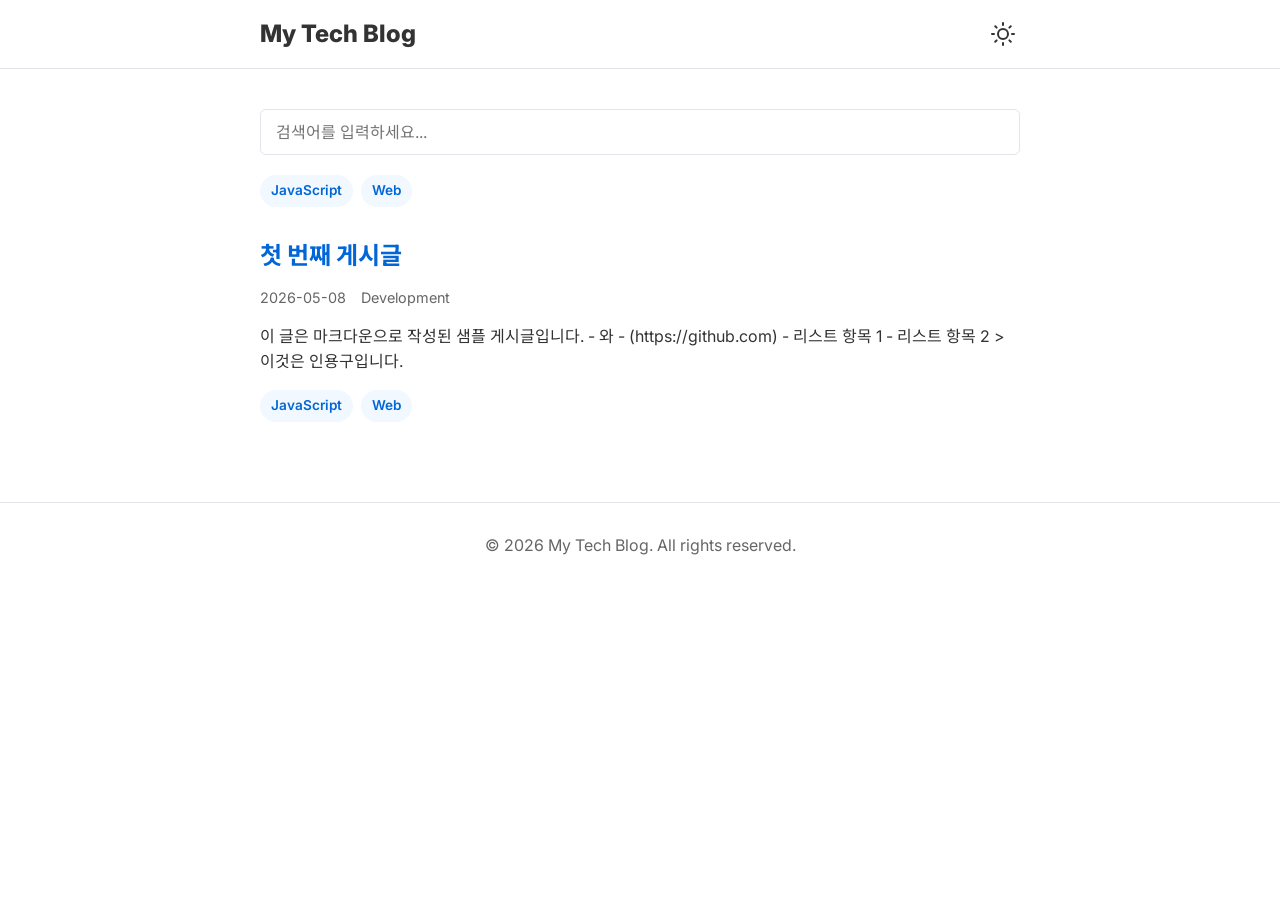
<file: index.html>
<!DOCTYPE html>
<html lang="ko">
<head>
    <meta charset="UTF-8">
    <meta name="viewport" content="width=device-width, initial-scale=1.0">
    <title>My Tech Blog</title>
    <meta name="description" content="개발 블로그">
    <link rel="stylesheet" href="css/style.css">
    <link rel="preconnect" href="https://fonts.googleapis.com">
    <link rel="preconnect" href="https://fonts.gstatic.com" crossorigin>
    <link href="https://fonts.googleapis.com/css2?family=Inter:wght@400;600;800&family=Noto+Sans+KR:wght@400;700&display=swap" rel="stylesheet">
</head>
<body>
    <header class="header">
        <div class="container">
            <h1><a href="index.html">My Tech Blog</a></h1>
            <div class="header-controls">
                <button id="theme-toggle" aria-label="Toggle dark mode">
                    <svg class="sun-icon" xmlns="http://www.w3.org/2000/svg" width="24" height="24" viewBox="0 0 24 24" fill="none" stroke="currentColor" stroke-width="2" stroke-linecap="round" stroke-linejoin="round"><circle cx="12" cy="12" r="5"></circle><line x1="12" y1="1" x2="12" y2="3"></line><line x1="12" y1="21" x2="12" y2="23"></line><line x1="4.22" y1="4.22" x2="5.64" y2="5.64"></line><line x1="18.36" y1="18.36" x2="19.78" y2="19.78"></line><line x1="1" y1="12" x2="3" y2="12"></line><line x1="21" y1="12" x2="23" y2="12"></line><line x1="4.22" y1="19.78" x2="5.64" y2="18.36"></line><line x1="18.36" y1="5.64" x2="19.78" y2="4.22"></line></svg>
                    <svg class="moon-icon" xmlns="http://www.w3.org/2000/svg" width="24" height="24" viewBox="0 0 24 24" fill="none" stroke="currentColor" stroke-width="2" stroke-linecap="round" stroke-linejoin="round" style="display: none;"><path d="M21 12.79A9 9 0 1 1 11.21 3 7 7 0 0 0 21 12.79z"></path></svg>
                </button>
            </div>
        </div>
    </header>

    <main class="container">
        <div class="search-container">
            <input type="text" id="search-input" placeholder="검색어를 입력하세요...">
        </div>
        
        <div class="filter-container">
            <div id="tags-container" class="tags">
                <!-- 태그 목록이 여기에 렌더링됩니다 -->
            </div>
        </div>

        <div id="posts-container" class="post-list">
            <!-- 게시글 목록이 여기에 렌더링됩니다 -->
            <p>게시글을 불러오는 중...</p>
        </div>
    </main>

    <footer class="footer">
        <div class="container">
            <p>&copy; 2026 My Tech Blog. All rights reserved.</p>
        </div>
    </footer>

    <script src="js/theme.js"></script>
    <script src="js/search.js"></script>
    <script src="js/app.js"></script>
</body>
</html>
</file>
<file: css/style.css>
/* Variables */
:root {
  --bg-color: #ffffff;
  --text-color: #333333;
  --text-light: #666666;
  --link-color: #0366d6;
  --border-color: #e1e4e8;
  --header-bg: rgba(255, 255, 255, 0.9);
  --tag-bg: #f1f8ff;
  --tag-color: #0366d6;
  --code-bg: #f6f8fa;
  --font-sans: 'Inter', 'Noto Sans KR', -apple-system, BlinkMacSystemFont, "Segoe UI", Helvetica, Arial, sans-serif;
  --transition: all 0.3s ease;
}

[data-theme="dark"] {
  --bg-color: #0d1117;
  --text-color: #c9d1d9;
  --text-light: #8b949e;
  --link-color: #58a6ff;
  --border-color: #30363d;
  --header-bg: rgba(13, 17, 23, 0.9);
  --tag-bg: rgba(56, 139, 253, 0.1);
  --tag-color: #58a6ff;
  --code-bg: #161b22;
}

/* Base */
* {
  box-sizing: border-box;
  margin: 0;
  padding: 0;
}

body {
  font-family: var(--font-sans);
  background-color: var(--bg-color);
  color: var(--text-color);
  line-height: 1.6;
  transition: var(--transition);
}

a {
  color: var(--link-color);
  text-decoration: none;
}

a:hover {
  text-decoration: underline;
}

.container {
  max-width: 800px;
  margin: 0 auto;
  padding: 0 20px;
}

/* Header */
.header {
  position: sticky;
  top: 0;
  background-color: var(--header-bg);
  backdrop-filter: blur(5px);
  border-bottom: 1px solid var(--border-color);
  z-index: 100;
  padding: 15px 0;
}

.header .container {
  display: flex;
  justify-content: space-between;
  align-items: center;
}

.header h1 {
  font-size: 1.5rem;
  font-weight: 800;
}

.header h1 a {
  color: var(--text-color);
  text-decoration: none;
}

/* Theme Toggle */
#theme-toggle {
  background: none;
  border: none;
  color: var(--text-color);
  cursor: pointer;
  padding: 5px;
  display: flex;
  align-items: center;
  justify-content: center;
}

/* Search */
.search-container {
  margin: 40px 0 20px;
}

#search-input {
  width: 100%;
  padding: 12px 15px;
  font-size: 1rem;
  border: 1px solid var(--border-color);
  border-radius: 6px;
  background-color: var(--bg-color);
  color: var(--text-color);
  font-family: var(--font-sans);
}

#search-input:focus {
  outline: none;
  border-color: var(--link-color);
  box-shadow: 0 0 0 3px rgba(3, 102, 214, 0.3);
}

/* Tags */
.filter-container {
  margin-bottom: 30px;
}

.tags {
  display: flex;
  flex-wrap: wrap;
  gap: 8px;
}

.tag {
  background-color: var(--tag-bg);
  color: var(--tag-color);
  padding: 4px 10px;
  border-radius: 20px;
  font-size: 0.85rem;
  font-weight: 600;
  cursor: pointer;
  border: 1px solid transparent;
}

.tag:hover, .tag.active {
  border-color: var(--tag-color);
}

/* Post List */
.post-list {
  display: flex;
  flex-direction: column;
  gap: 30px;
  margin-bottom: 50px;
}

.post-card {
  padding-bottom: 30px;
  border-bottom: 1px solid var(--border-color);
}

.post-card:last-child {
  border-bottom: none;
}

.post-card-title {
  font-size: 1.5rem;
  margin-bottom: 10px;
}

.post-card-meta {
  font-size: 0.9rem;
  color: var(--text-light);
  margin-bottom: 15px;
  display: flex;
  align-items: center;
  gap: 15px;
}

.post-card-excerpt {
  color: var(--text-color);
  margin-bottom: 15px;
}

/* Post Detail */
.post-header {
  margin: 40px 0;
  text-align: center;
}

.post-header h1 {
  font-size: 2.5rem;
  margin-bottom: 15px;
}

.post-meta {
  color: var(--text-light);
  display: flex;
  flex-direction: column;
  align-items: center;
  gap: 10px;
}

/* Markdown Body */
.markdown-body {
  font-size: 1.1rem;
  line-height: 1.8;
  margin-bottom: 50px;
}

.markdown-body h1, .markdown-body h2, .markdown-body h3, .markdown-body h4, .markdown-body h5, .markdown-body h6 {
  margin-top: 2em;
  margin-bottom: 1em;
  font-weight: 700;
}

.markdown-body p {
  margin-bottom: 1.5em;
}

.markdown-body a {
  color: var(--link-color);
}

.markdown-body ul, .markdown-body ol {
  margin-bottom: 1.5em;
  padding-left: 2em;
}

.markdown-body blockquote {
  border-left: 4px solid var(--border-color);
  padding-left: 1em;
  color: var(--text-light);
  margin-bottom: 1.5em;
}

.markdown-body pre {
  background-color: var(--code-bg);
  border-radius: 6px;
  padding: 16px;
  overflow: auto;
  margin-bottom: 1.5em;
}

.markdown-body code {
  font-family: Consolas, Monaco, "Andale Mono", "Ubuntu Mono", monospace;
  font-size: 0.9em;
}

.markdown-body p code, .markdown-body li code {
  background-color: var(--code-bg);
  padding: 0.2em 0.4em;
  border-radius: 3px;
}

.markdown-body img {
  max-width: 100%;
  border-radius: 6px;
}

/* Footer */
.footer {
  border-top: 1px solid var(--border-color);
  padding: 30px 0;
  text-align: center;
  color: var(--text-light);
  margin-top: 50px;
}

/* Giscus */
.comments-section {
  margin-top: 50px;
  padding-top: 30px;
  border-top: 1px solid var(--border-color);
}
</file>
